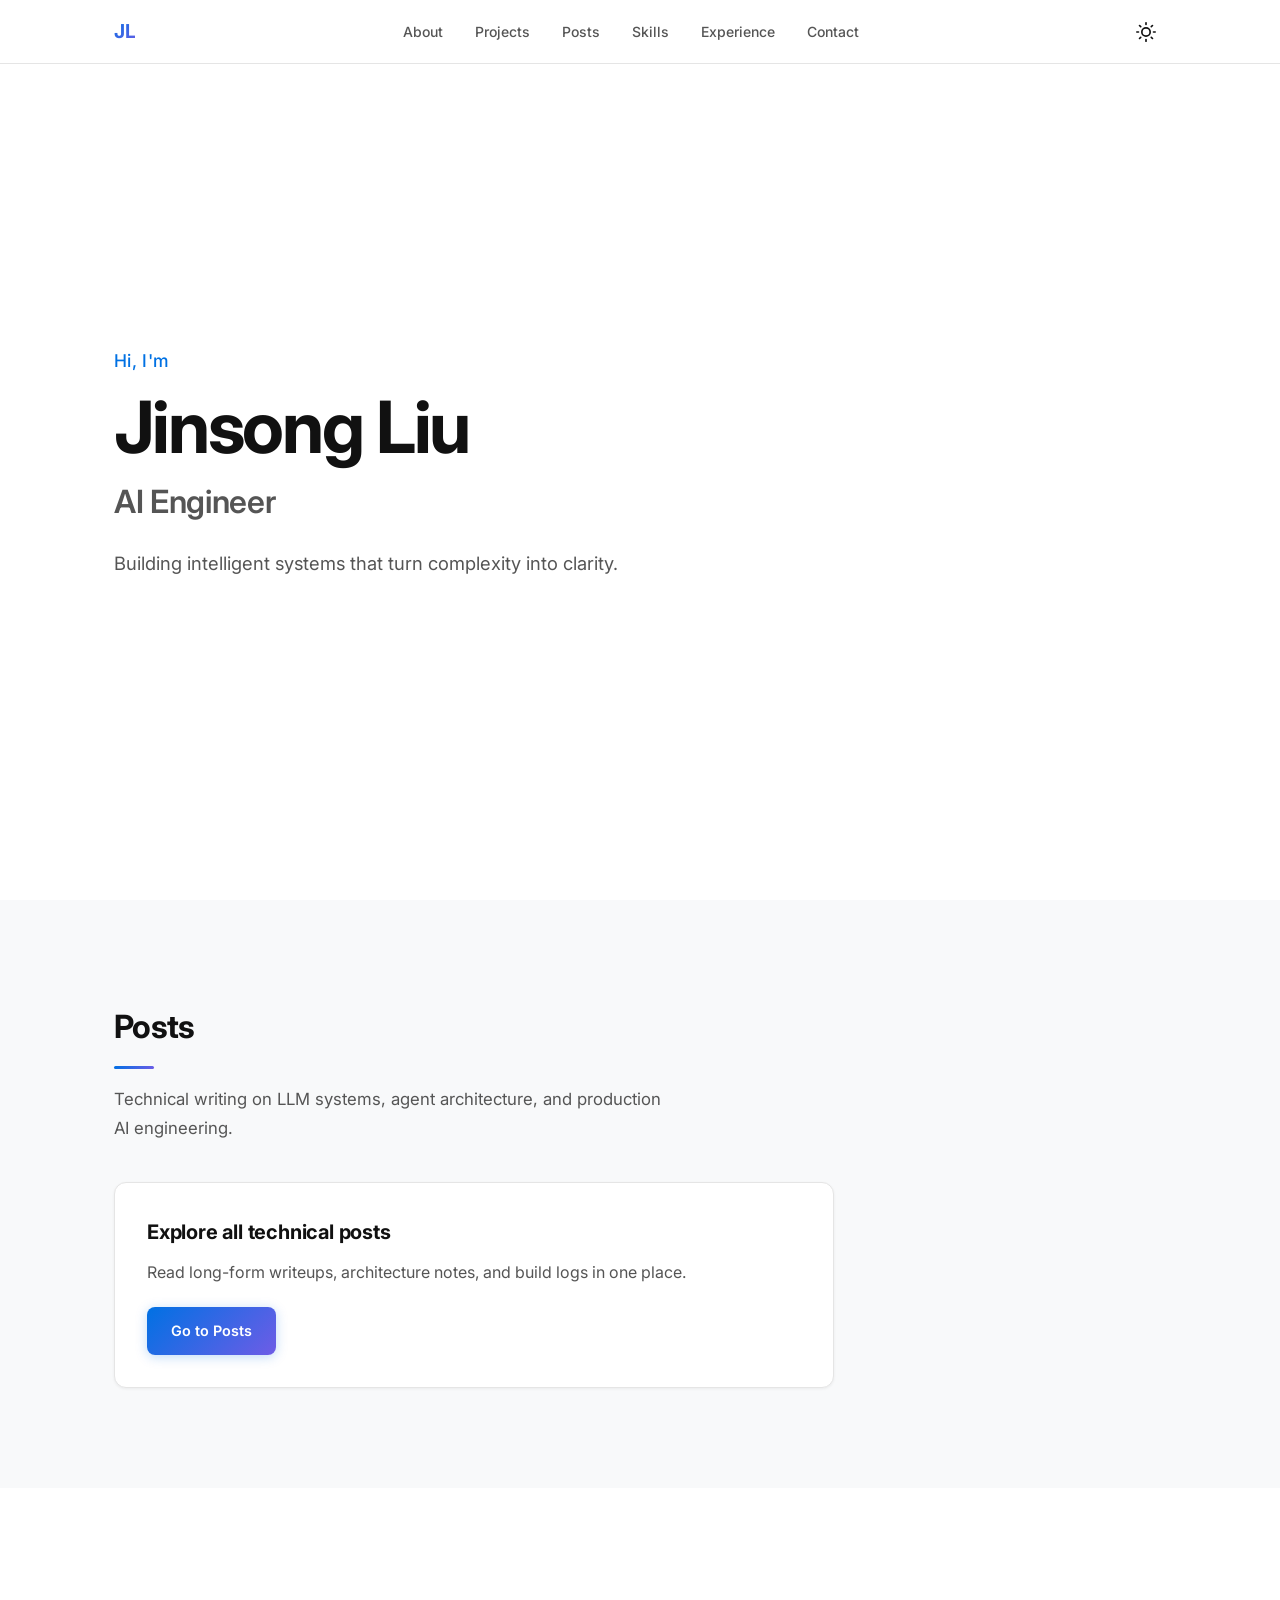
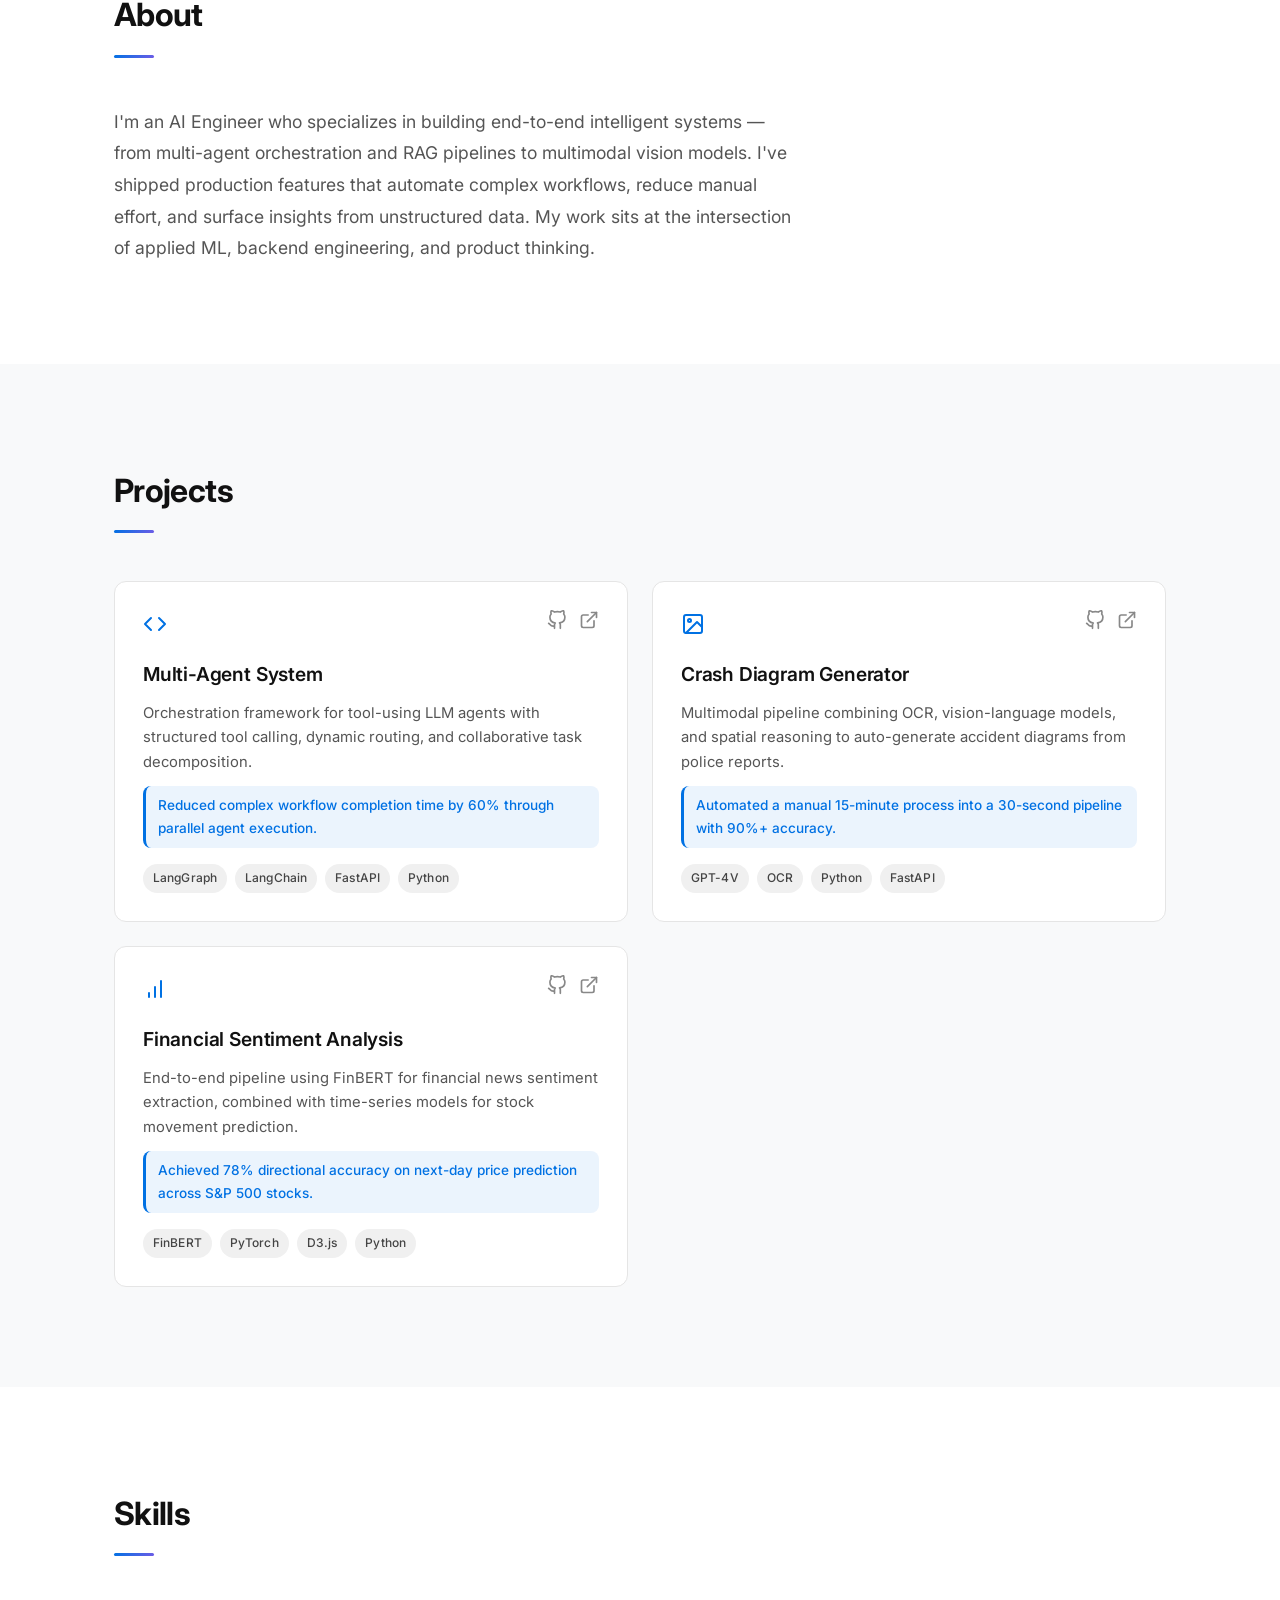
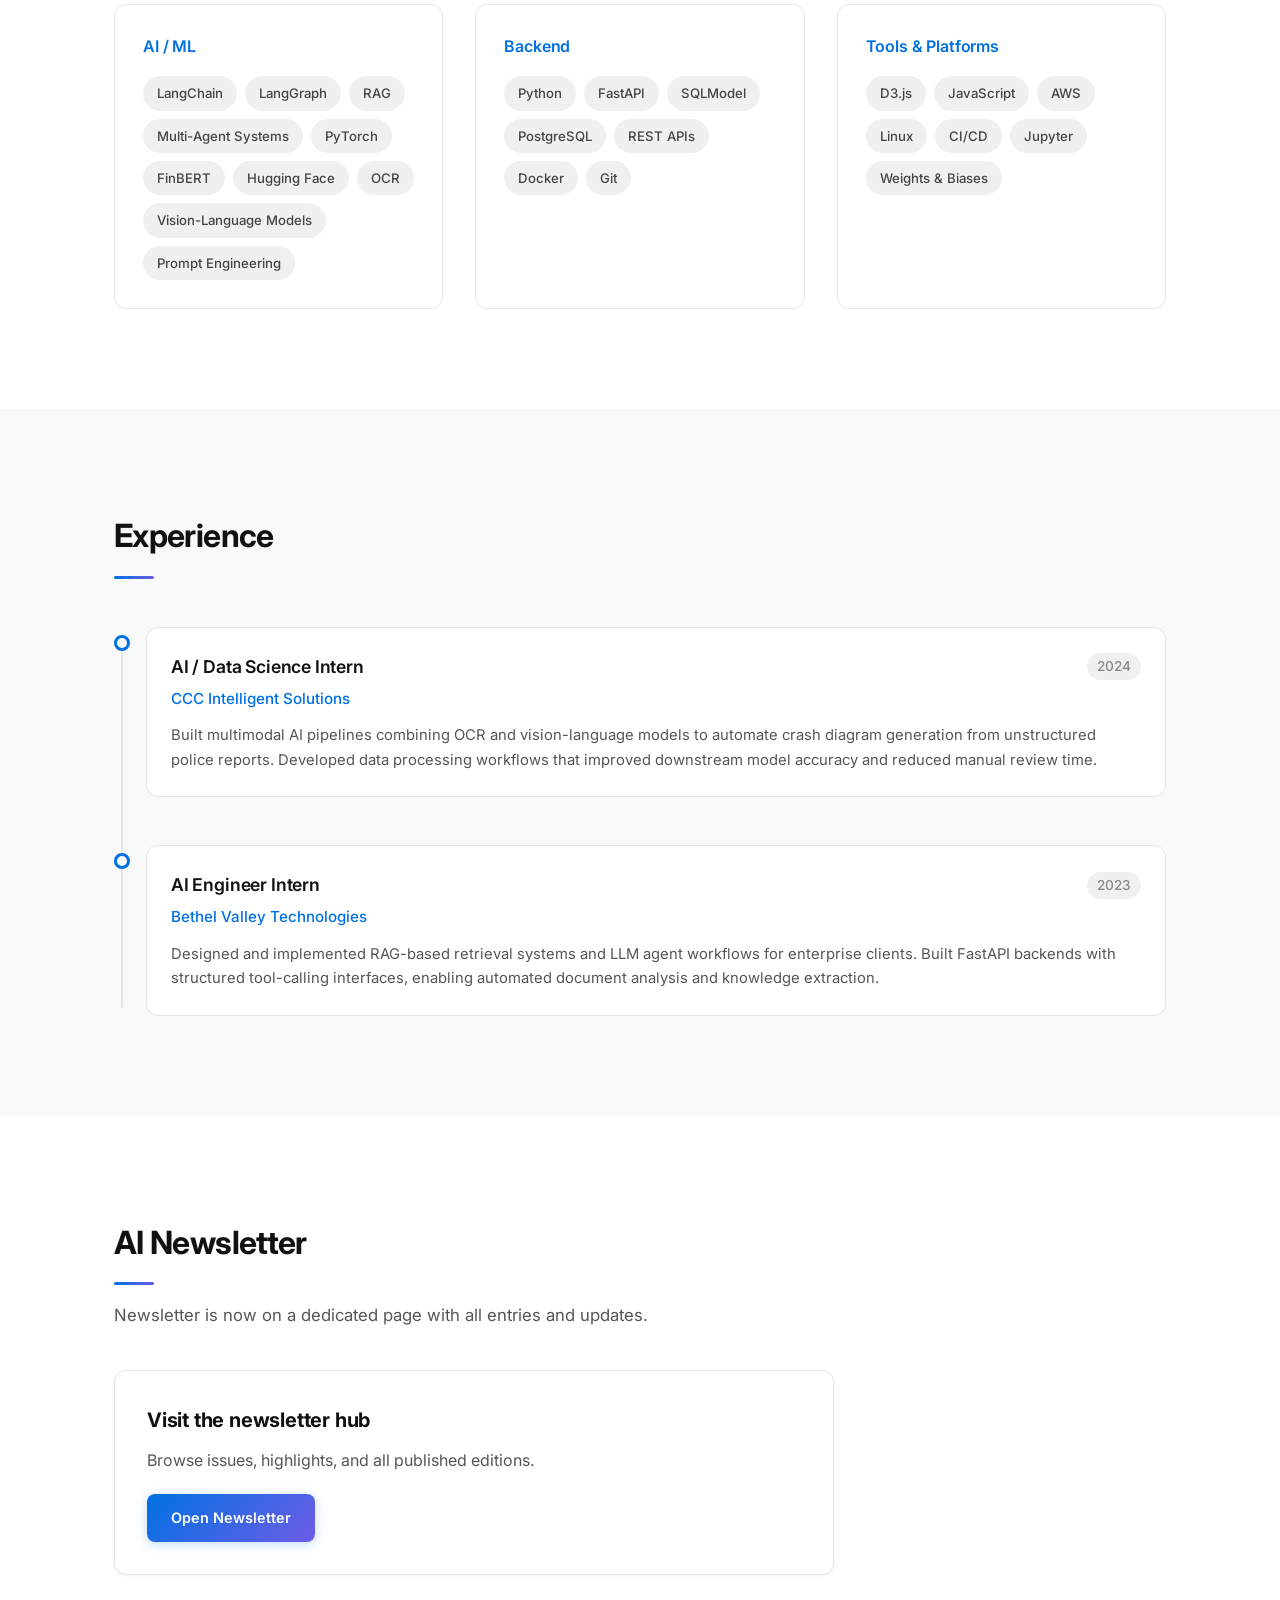
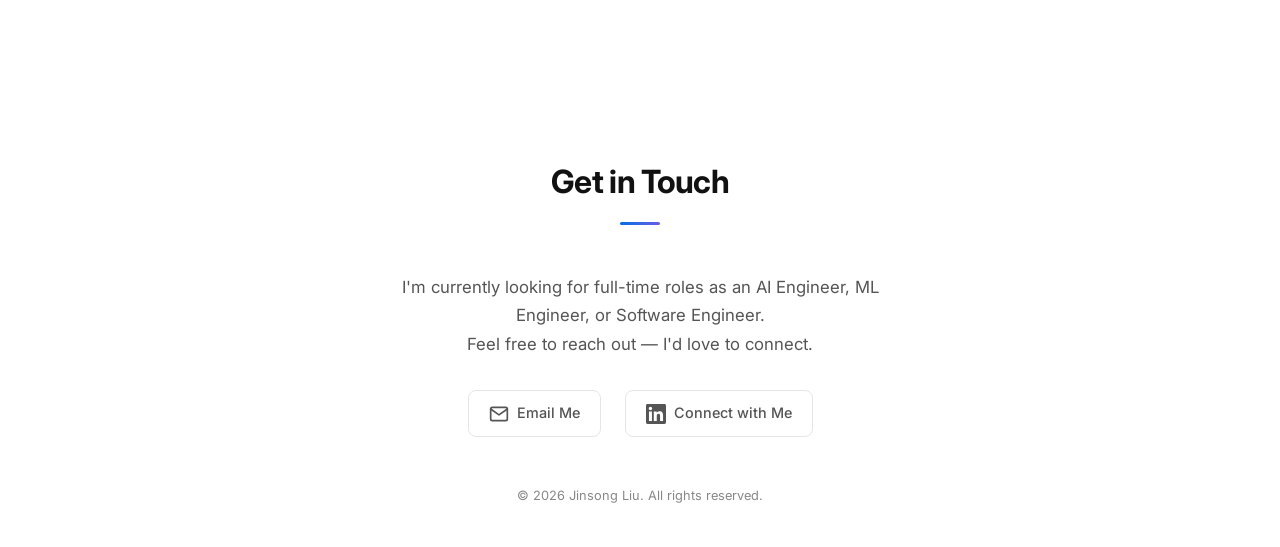
<file: index.html>
<!DOCTYPE html>
<html lang="en" data-theme="light">
<head>
  <meta charset="UTF-8">
  <meta name="viewport" content="width=device-width, initial-scale=1.0">
  <meta name="description" content="Ethan Liu — AI Engineer building intelligent systems with LLM agents, RAG pipelines, and multimodal AI.">
  <title>Ethan Liu — AI Engineer</title>
  <link rel="preconnect" href="https://fonts.googleapis.com">
  <link rel="preconnect" href="https://fonts.gstatic.com" crossorigin>
  <link href="https://fonts.googleapis.com/css2?family=Inter:wght@400;500;600;700&display=swap" rel="stylesheet">
  <link rel="stylesheet" href="style.css">
</head>
<body>

  <!-- ===== Navigation ===== -->
  <nav class="nav" id="nav">
    <div class="nav-inner container">
      <a href="#hero" class="nav-logo">JL</a>

      <ul class="nav-links" id="navLinks">
        <li><a href="#about" class="nav-link">About</a></li>
        <li><a href="#projects" class="nav-link">Projects</a></li>
        <li><a href="posts.html" class="nav-link">Posts</a></li>
        <li><a href="#skills" class="nav-link">Skills</a></li>
        <li><a href="#experience" class="nav-link">Experience</a></li>
        <li><a href="#contact" class="nav-link">Contact</a></li>
      </ul>

      <div class="nav-actions">
        <button class="theme-toggle" id="themeToggle" aria-label="Toggle dark mode">
          <svg class="icon-sun" xmlns="http://www.w3.org/2000/svg" width="20" height="20" viewBox="0 0 24 24" fill="none" stroke="currentColor" stroke-width="2" stroke-linecap="round" stroke-linejoin="round">
            <circle cx="12" cy="12" r="5"></circle>
            <line x1="12" y1="1" x2="12" y2="3"></line>
            <line x1="12" y1="21" x2="12" y2="23"></line>
            <line x1="4.22" y1="4.22" x2="5.64" y2="5.64"></line>
            <line x1="18.36" y1="18.36" x2="19.78" y2="19.78"></line>
            <line x1="1" y1="12" x2="3" y2="12"></line>
            <line x1="21" y1="12" x2="23" y2="12"></line>
            <line x1="4.22" y1="19.78" x2="5.64" y2="18.36"></line>
            <line x1="18.36" y1="5.64" x2="19.78" y2="4.22"></line>
          </svg>
          <svg class="icon-moon" xmlns="http://www.w3.org/2000/svg" width="20" height="20" viewBox="0 0 24 24" fill="none" stroke="currentColor" stroke-width="2" stroke-linecap="round" stroke-linejoin="round">
            <path d="M21 12.79A9 9 0 1 1 11.21 3 7 7 0 0 0 21 12.79z"></path>
          </svg>
        </button>

        <button class="nav-hamburger" id="navHamburger" aria-label="Toggle menu">
          <span></span>
          <span></span>
          <span></span>
        </button>
      </div>
    </div>
  </nav>

  <!-- ===== Hero Section ===== -->
  <section class="hero" id="hero">
    <div class="container hero-content">
      <p class="hero-greeting animate-on-scroll">Hi, I'm</p>
      <h1 class="hero-name animate-on-scroll">Jinsong Liu</h1>
      <h2 class="hero-title animate-on-scroll">AI Engineer</h2>
      <p class="hero-tagline animate-on-scroll">Building intelligent systems that turn complexity into clarity.</p>
    </div>
  </section>

  <!-- ===== Posts Section ===== -->
  <section class="section section-alt" id="posts">
    <div class="container">
      <h2 class="section-title animate-on-scroll">Posts</h2>
      <p class="newsletter-subtitle animate-on-scroll">
        Technical writing on LLM systems, agent architecture, and production AI engineering.
      </p>
      <div class="page-link-card animate-on-scroll">
        <h3>Explore all technical posts</h3>
        <p>Read long-form writeups, architecture notes, and build logs in one place.</p>
        <a href="posts.html#posts" class="btn btn-primary">Go to Posts</a>
      </div>
    </div>
  </section>

  <!-- ===== About Section ===== -->
  <section class="section" id="about">
    <div class="container">
      <h2 class="section-title animate-on-scroll">About</h2>
      <div class="about-content animate-on-scroll">
        <p>
          I'm an AI Engineer who specializes in building end-to-end intelligent systems — from multi-agent
          orchestration and RAG pipelines to multimodal vision models. I've shipped production features
          that automate complex workflows, reduce manual effort, and surface insights from unstructured data.
          My work sits at the intersection of applied ML, backend engineering, and product thinking.
        </p>
      </div>
    </div>
  </section>

  <!-- ===== Projects Section ===== -->
  <section class="section section-alt" id="projects">
    <div class="container">
      <h2 class="section-title animate-on-scroll">Projects</h2>
      <div class="projects-grid">

        <article class="project-card animate-on-scroll">
          <div class="project-card-header">
            <svg xmlns="http://www.w3.org/2000/svg" width="24" height="24" viewBox="0 0 24 24" fill="none" stroke="currentColor" stroke-width="2" stroke-linecap="round" stroke-linejoin="round"><polyline points="16 18 22 12 16 6"></polyline><polyline points="8 6 2 12 8 18"></polyline></svg>
            <div class="project-links">
              <a href="#" aria-label="GitHub" target="_blank" rel="noopener noreferrer">
                <svg xmlns="http://www.w3.org/2000/svg" width="20" height="20" viewBox="0 0 24 24" fill="none" stroke="currentColor" stroke-width="2" stroke-linecap="round" stroke-linejoin="round"><path d="M9 19c-5 1.5-5-2.5-7-3m14 6v-3.87a3.37 3.37 0 0 0-.94-2.61c3.14-.35 6.44-1.54 6.44-7A5.44 5.44 0 0 0 20 4.77 5.07 5.07 0 0 0 19.91 1S18.73.65 16 2.48a13.38 13.38 0 0 0-7 0C6.27.65 5.09 1 5.09 1A5.07 5.07 0 0 0 5 4.77a5.44 5.44 0 0 0-1.5 3.78c0 5.42 3.3 6.61 6.44 7A3.37 3.37 0 0 0 9 18.13V22"></path></svg>
              </a>
              <a href="#" aria-label="Demo" target="_blank" rel="noopener noreferrer">
                <svg xmlns="http://www.w3.org/2000/svg" width="20" height="20" viewBox="0 0 24 24" fill="none" stroke="currentColor" stroke-width="2" stroke-linecap="round" stroke-linejoin="round"><path d="M18 13v6a2 2 0 0 1-2 2H5a2 2 0 0 1-2-2V8a2 2 0 0 1 2-2h6"></path><polyline points="15 3 21 3 21 9"></polyline><line x1="10" y1="14" x2="21" y2="3"></line></svg>
              </a>
            </div>
          </div>
          <h3 class="project-title">Multi-Agent System</h3>
          <p class="project-desc">Orchestration framework for tool-using LLM agents with structured tool calling, dynamic routing, and collaborative task decomposition.</p>
          <p class="project-impact">Reduced complex workflow completion time by 60% through parallel agent execution.</p>
          <div class="project-tags">
            <span>LangGraph</span>
            <span>LangChain</span>
            <span>FastAPI</span>
            <span>Python</span>
          </div>
        </article>

        <article class="project-card animate-on-scroll">
          <div class="project-card-header">
            <svg xmlns="http://www.w3.org/2000/svg" width="24" height="24" viewBox="0 0 24 24" fill="none" stroke="currentColor" stroke-width="2" stroke-linecap="round" stroke-linejoin="round"><rect x="3" y="3" width="18" height="18" rx="2" ry="2"></rect><circle cx="8.5" cy="8.5" r="1.5"></circle><polyline points="21 15 16 10 5 21"></polyline></svg>
            <div class="project-links">
              <a href="#" aria-label="GitHub" target="_blank" rel="noopener noreferrer">
                <svg xmlns="http://www.w3.org/2000/svg" width="20" height="20" viewBox="0 0 24 24" fill="none" stroke="currentColor" stroke-width="2" stroke-linecap="round" stroke-linejoin="round"><path d="M9 19c-5 1.5-5-2.5-7-3m14 6v-3.87a3.37 3.37 0 0 0-.94-2.61c3.14-.35 6.44-1.54 6.44-7A5.44 5.44 0 0 0 20 4.77 5.07 5.07 0 0 0 19.91 1S18.73.65 16 2.48a13.38 13.38 0 0 0-7 0C6.27.65 5.09 1 5.09 1A5.07 5.07 0 0 0 5 4.77a5.44 5.44 0 0 0-1.5 3.78c0 5.42 3.3 6.61 6.44 7A3.37 3.37 0 0 0 9 18.13V22"></path></svg>
              </a>
              <a href="#" aria-label="Demo" target="_blank" rel="noopener noreferrer">
                <svg xmlns="http://www.w3.org/2000/svg" width="20" height="20" viewBox="0 0 24 24" fill="none" stroke="currentColor" stroke-width="2" stroke-linecap="round" stroke-linejoin="round"><path d="M18 13v6a2 2 0 0 1-2 2H5a2 2 0 0 1-2-2V8a2 2 0 0 1 2-2h6"></path><polyline points="15 3 21 3 21 9"></polyline><line x1="10" y1="14" x2="21" y2="3"></line></svg>
              </a>
            </div>
          </div>
          <h3 class="project-title">Crash Diagram Generator</h3>
          <p class="project-desc">Multimodal pipeline combining OCR, vision-language models, and spatial reasoning to auto-generate accident diagrams from police reports.</p>
          <p class="project-impact">Automated a manual 15-minute process into a 30-second pipeline with 90%+ accuracy.</p>
          <div class="project-tags">
            <span>GPT-4V</span>
            <span>OCR</span>
            <span>Python</span>
            <span>FastAPI</span>
          </div>
        </article>

        <article class="project-card animate-on-scroll">
          <div class="project-card-header">
            <svg xmlns="http://www.w3.org/2000/svg" width="24" height="24" viewBox="0 0 24 24" fill="none" stroke="currentColor" stroke-width="2" stroke-linecap="round" stroke-linejoin="round"><line x1="12" y1="20" x2="12" y2="10"></line><line x1="18" y1="20" x2="18" y2="4"></line><line x1="6" y1="20" x2="6" y2="16"></line></svg>
            <div class="project-links">
              <a href="#" aria-label="GitHub" target="_blank" rel="noopener noreferrer">
                <svg xmlns="http://www.w3.org/2000/svg" width="20" height="20" viewBox="0 0 24 24" fill="none" stroke="currentColor" stroke-width="2" stroke-linecap="round" stroke-linejoin="round"><path d="M9 19c-5 1.5-5-2.5-7-3m14 6v-3.87a3.37 3.37 0 0 0-.94-2.61c3.14-.35 6.44-1.54 6.44-7A5.44 5.44 0 0 0 20 4.77 5.07 5.07 0 0 0 19.91 1S18.73.65 16 2.48a13.38 13.38 0 0 0-7 0C6.27.65 5.09 1 5.09 1A5.07 5.07 0 0 0 5 4.77a5.44 5.44 0 0 0-1.5 3.78c0 5.42 3.3 6.61 6.44 7A3.37 3.37 0 0 0 9 18.13V22"></path></svg>
              </a>
              <a href="#" aria-label="Demo" target="_blank" rel="noopener noreferrer">
                <svg xmlns="http://www.w3.org/2000/svg" width="20" height="20" viewBox="0 0 24 24" fill="none" stroke="currentColor" stroke-width="2" stroke-linecap="round" stroke-linejoin="round"><path d="M18 13v6a2 2 0 0 1-2 2H5a2 2 0 0 1-2-2V8a2 2 0 0 1 2-2h6"></path><polyline points="15 3 21 3 21 9"></polyline><line x1="10" y1="14" x2="21" y2="3"></line></svg>
              </a>
            </div>
          </div>
          <h3 class="project-title">Financial Sentiment Analysis</h3>
          <p class="project-desc">End-to-end pipeline using FinBERT for financial news sentiment extraction, combined with time-series models for stock movement prediction.</p>
          <p class="project-impact">Achieved 78% directional accuracy on next-day price prediction across S&amp;P 500 stocks.</p>
          <div class="project-tags">
            <span>FinBERT</span>
            <span>PyTorch</span>
            <span>D3.js</span>
            <span>Python</span>
          </div>
        </article>

      </div>
    </div>
  </section>

  <!-- ===== Skills Section ===== -->
  <section class="section" id="skills">
    <div class="container">
      <h2 class="section-title animate-on-scroll">Skills</h2>
      <div class="skills-grid">

        <div class="skill-group animate-on-scroll">
          <h3 class="skill-group-title">AI / ML</h3>
          <div class="skill-tags">
            <span>LangChain</span>
            <span>LangGraph</span>
            <span>RAG</span>
            <span>Multi-Agent Systems</span>
            <span>PyTorch</span>
            <span>FinBERT</span>
            <span>Hugging Face</span>
            <span>OCR</span>
            <span>Vision-Language Models</span>
            <span>Prompt Engineering</span>
          </div>
        </div>

        <div class="skill-group animate-on-scroll">
          <h3 class="skill-group-title">Backend</h3>
          <div class="skill-tags">
            <span>Python</span>
            <span>FastAPI</span>
            <span>SQLModel</span>
            <span>PostgreSQL</span>
            <span>REST APIs</span>
            <span>Docker</span>
            <span>Git</span>
          </div>
        </div>

        <div class="skill-group animate-on-scroll">
          <h3 class="skill-group-title">Tools &amp; Platforms</h3>
          <div class="skill-tags">
            <span>D3.js</span>
            <span>JavaScript</span>
            <span>AWS</span>
            <span>Linux</span>
            <span>CI/CD</span>
            <span>Jupyter</span>
            <span>Weights &amp; Biases</span>
          </div>
        </div>

      </div>
    </div>
  </section>

  <!-- ===== Experience Section ===== -->
  <section class="section section-alt" id="experience">
    <div class="container">
      <h2 class="section-title animate-on-scroll">Experience</h2>
      <div class="timeline">

        <div class="timeline-item animate-on-scroll">
          <div class="timeline-marker"></div>
          <div class="timeline-content">
            <div class="timeline-header">
              <h3>AI / Data Science Intern</h3>
              <span class="timeline-date">2024</span>
            </div>
            <p class="timeline-company">CCC Intelligent Solutions</p>
            <p class="timeline-desc">
              Built multimodal AI pipelines combining OCR and vision-language models to automate crash
              diagram generation from unstructured police reports. Developed data processing workflows
              that improved downstream model accuracy and reduced manual review time.
            </p>
          </div>
        </div>

        <div class="timeline-item animate-on-scroll">
          <div class="timeline-marker"></div>
          <div class="timeline-content">
            <div class="timeline-header">
              <h3>AI Engineer Intern</h3>
              <span class="timeline-date">2023</span>
            </div>
            <p class="timeline-company">Bethel Valley Technologies</p>
            <p class="timeline-desc">
              Designed and implemented RAG-based retrieval systems and LLM agent workflows
              for enterprise clients. Built FastAPI backends with structured tool-calling
              interfaces, enabling automated document analysis and knowledge extraction.
            </p>
          </div>
        </div>

      </div>
    </div>
  </section>

  <!-- ===== Newsletter Section ===== -->
  <section class="section" id="newsletter">
    <div class="container">
      <h2 class="section-title animate-on-scroll">AI Newsletter</h2>
      <p class="newsletter-subtitle animate-on-scroll">
        Newsletter is now on a dedicated page with all entries and updates.
      </p>
      <div class="page-link-card animate-on-scroll">
        <h3>Visit the newsletter hub</h3>
        <p>Browse issues, highlights, and all published editions.</p>
        <a href="posts.html#newsletter" class="btn btn-primary">Open Newsletter</a>
      </div>
    </div>
  </section>

  <!-- ===== Footer / Contact ===== -->
  <footer class="footer" id="contact">
    <div class="container">
      <h2 class="section-title animate-on-scroll">Get in Touch</h2>
      <p class="footer-text animate-on-scroll">
        I'm currently looking for full-time roles as an AI Engineer, ML Engineer, or Software Engineer.
        <br>Feel free to reach out — I'd love to connect.
      </p>
      <div class="footer-links animate-on-scroll">
        <a href="mailto:jl6850@columbia.edu" class="footer-link">
          <svg xmlns="http://www.w3.org/2000/svg" width="20" height="20" viewBox="0 0 24 24" fill="none" stroke="currentColor" stroke-width="2" stroke-linecap="round" stroke-linejoin="round"><path d="M4 4h16c1.1 0 2 .9 2 2v12c0 1.1-.9 2-2 2H4c-1.1 0-2-.9-2-2V6c0-1.1.9-2 2-2z"></path><polyline points="22,6 12,13 2,6"></polyline></svg>
          Email Me
        </a>
        <a href="https://www.linkedin.com/in/jin-song-liu/" class="footer-link" target="_blank" rel="noopener noreferrer">
          <svg xmlns="http://www.w3.org/2000/svg" width="20" height="20" viewBox="0 0 24 24" fill="currentColor"><path d="M20.447 20.452h-3.554v-5.569c0-1.328-.027-3.037-1.852-3.037-1.853 0-2.136 1.445-2.136 2.939v5.667H9.351V9h3.414v1.561h.046c.477-.9 1.637-1.85 3.37-1.85 3.601 0 4.267 2.37 4.267 5.455v6.286zM5.337 7.433c-1.144 0-2.063-.926-2.063-2.065 0-1.138.92-2.063 2.063-2.063 1.14 0 2.064.925 2.064 2.063 0 1.139-.925 2.065-2.064 2.065zm1.782 13.019H3.555V9h3.564v11.452zM22.225 0H1.771C.792 0 0 .774 0 1.729v20.542C0 23.227.792 24 1.771 24h20.451C23.2 24 24 23.227 24 22.271V1.729C24 .774 23.2 0 22.222 0h.003z"/></svg>
          Connect with Me
        </a>
      </div>
      <p class="footer-copy">&copy; 2026 Jinsong Liu. All rights reserved.</p>
    </div>
  </footer>

  <script src="script.js"></script>
</body>
</html>
</file>
<file: style.css>
/* ============================================================
   CSS Custom Properties — Light & Dark theme tokens
   ============================================================ */
:root {
  /* Light theme */
  --bg-primary: #ffffff;
  --bg-secondary: #f8f9fa;
  --bg-card: #ffffff;
  --text-primary: #111111;
  --text-secondary: #555555;
  --text-tertiary: #888888;
  --border: #e5e5e5;
  --border-hover: #cccccc;
  --accent: #0071e3;
  --accent-hover: #0060c0;
  --accent-gradient: linear-gradient(135deg, #0071e3, #6e5ce6);
  --tag-bg: #f0f0f0;
  --tag-text: #444444;
  --shadow-sm: 0 1px 3px rgba(0, 0, 0, 0.06);
  --shadow-md: 0 4px 16px rgba(0, 0, 0, 0.08);
  --shadow-lg: 0 8px 32px rgba(0, 0, 0, 0.1);
  --nav-bg: rgba(255, 255, 255, 0.82);
  --code-bg: #f5f5f5;
  --card-glow: rgba(0, 113, 227, 0.08);

  /* Typography */
  --font-sans: 'Inter', -apple-system, BlinkMacSystemFont, 'Segoe UI', Roboto, sans-serif;
  --font-mono: 'SF Mono', 'Fira Code', 'Fira Mono', 'Roboto Mono', monospace;

  /* Sizing */
  --max-width: 1100px;
  --nav-height: 64px;
  --radius: 12px;
  --radius-sm: 8px;
}

[data-theme="dark"] {
  --bg-primary: #0a0a0a;
  --bg-secondary: #111111;
  --bg-card: #161616;
  --text-primary: #f0f0f0;
  --text-secondary: #a0a0a0;
  --text-tertiary: #666666;
  --border: #222222;
  --border-hover: #333333;
  --accent: #4d9ff7;
  --accent-hover: #6cb3ff;
  --accent-gradient: linear-gradient(135deg, #4d9ff7, #9b8aff);
  --tag-bg: #1e1e1e;
  --tag-text: #b0b0b0;
  --shadow-sm: 0 1px 3px rgba(0, 0, 0, 0.2);
  --shadow-md: 0 4px 16px rgba(0, 0, 0, 0.3);
  --shadow-lg: 0 8px 32px rgba(0, 0, 0, 0.4);
  --nav-bg: rgba(10, 10, 10, 0.82);
  --code-bg: #1a1a1a;
  --card-glow: rgba(77, 159, 247, 0.06);
}

/* ============================================================
   Reset & Base
   ============================================================ */
*,
*::before,
*::after {
  margin: 0;
  padding: 0;
  box-sizing: border-box;
}

html {
  scroll-behavior: smooth;
  -webkit-text-size-adjust: 100%;
}

body {
  font-family: var(--font-sans);
  font-size: 16px;
  line-height: 1.7;
  color: var(--text-primary);
  background-color: var(--bg-primary);
  -webkit-font-smoothing: antialiased;
  -moz-osx-font-smoothing: grayscale;
  transition: background-color 0.3s ease, color 0.3s ease;
}

a {
  color: inherit;
  text-decoration: none;
}

img {
  max-width: 100%;
  display: block;
}

ul {
  list-style: none;
}

button {
  cursor: pointer;
  border: none;
  background: none;
  font: inherit;
  color: inherit;
}

/* ============================================================
   Container
   ============================================================ */
.container {
  width: 100%;
  max-width: var(--max-width);
  margin: 0 auto;
  padding: 0 24px;
}

/* ============================================================
   Navigation
   ============================================================ */
.nav {
  position: fixed;
  top: 0;
  left: 0;
  right: 0;
  height: var(--nav-height);
  background: var(--nav-bg);
  backdrop-filter: blur(20px);
  -webkit-backdrop-filter: blur(20px);
  border-bottom: 1px solid var(--border);
  z-index: 1000;
  transition: background-color 0.3s ease, border-color 0.3s ease;
}

.nav-inner {
  display: flex;
  align-items: center;
  justify-content: space-between;
  height: 100%;
}

.nav-logo {
  font-size: 1.2rem;
  font-weight: 700;
  letter-spacing: -0.02em;
  background: var(--accent-gradient);
  -webkit-background-clip: text;
  -webkit-text-fill-color: transparent;
  background-clip: text;
}

.nav-links {
  display: flex;
  gap: 32px;
}

.nav-link {
  font-size: 0.875rem;
  font-weight: 500;
  color: var(--text-secondary);
  transition: color 0.2s ease;
  position: relative;
}

.nav-link::after {
  content: '';
  position: absolute;
  bottom: -4px;
  left: 0;
  width: 0;
  height: 2px;
  background: var(--accent-gradient);
  border-radius: 1px;
  transition: width 0.3s ease;
}

.nav-link:hover,
.nav-link.active {
  color: var(--text-primary);
}

.nav-link:hover::after,
.nav-link.active::after {
  width: 100%;
}

.nav-actions {
  display: flex;
  align-items: center;
  gap: 8px;
}

/* Theme toggle */
.theme-toggle {
  width: 40px;
  height: 40px;
  border-radius: 50%;
  display: flex;
  align-items: center;
  justify-content: center;
  transition: background-color 0.2s ease;
}

.theme-toggle:hover {
  background-color: var(--tag-bg);
}

.icon-moon {
  display: none;
}

[data-theme="dark"] .icon-sun {
  display: none;
}

[data-theme="dark"] .icon-moon {
  display: block;
}

/* Hamburger menu */
.nav-hamburger {
  display: none;
  flex-direction: column;
  justify-content: center;
  gap: 5px;
  width: 40px;
  height: 40px;
  border-radius: 8px;
  padding: 8px;
  transition: background-color 0.2s ease;
}

.nav-hamburger:hover {
  background-color: var(--tag-bg);
}

.nav-hamburger span {
  display: block;
  width: 100%;
  height: 2px;
  background-color: var(--text-primary);
  border-radius: 1px;
  transition: transform 0.3s ease, opacity 0.3s ease;
}

.nav-hamburger.active span:nth-child(1) {
  transform: translateY(7px) rotate(45deg);
}

.nav-hamburger.active span:nth-child(2) {
  opacity: 0;
}

.nav-hamburger.active span:nth-child(3) {
  transform: translateY(-7px) rotate(-45deg);
}

/* ============================================================
   Hero
   ============================================================ */
.hero {
  min-height: 100vh;
  display: flex;
  align-items: center;
  padding-top: var(--nav-height);
}

.page-hero {
  min-height: 48vh;
  display: flex;
  align-items: center;
  padding-top: var(--nav-height);
}

.hero-content {
  padding: 80px 24px;
}

.page-hero-content {
  padding: 56px 24px 40px;
}

.hero-greeting {
  font-size: 1.1rem;
  font-weight: 500;
  color: var(--accent);
  margin-bottom: 12px;
  letter-spacing: 0.02em;
}

.hero-name {
  font-size: clamp(2.8rem, 6vw, 4.5rem);
  font-weight: 700;
  letter-spacing: -0.03em;
  line-height: 1.1;
  margin-bottom: 8px;
}

.hero-title {
  font-size: clamp(1.4rem, 3vw, 2rem);
  font-weight: 600;
  color: var(--text-secondary);
  letter-spacing: -0.01em;
  margin-bottom: 20px;
}

.hero-tagline {
  font-size: 1.15rem;
  color: var(--text-secondary);
  max-width: 520px;
  margin-bottom: 40px;
  line-height: 1.6;
}

.hero-cta {
  display: flex;
  flex-wrap: wrap;
  gap: 12px;
}

/* ============================================================
   Buttons
   ============================================================ */
.btn {
  display: inline-flex;
  align-items: center;
  gap: 8px;
  padding: 12px 24px;
  font-size: 0.9rem;
  font-weight: 600;
  border-radius: var(--radius-sm);
  transition: all 0.25s ease;
}

.btn-primary {
  background: var(--accent-gradient);
  color: #ffffff;
  box-shadow: 0 2px 12px rgba(0, 113, 227, 0.25);
}

.btn-primary:hover {
  transform: translateY(-2px);
  box-shadow: 0 4px 20px rgba(0, 113, 227, 0.35);
}

.btn-secondary {
  background: var(--bg-card);
  color: var(--text-primary);
  border: 1px solid var(--border);
}

.btn-secondary:hover {
  border-color: var(--border-hover);
  transform: translateY(-2px);
  box-shadow: var(--shadow-md);
}

/* ============================================================
   Sections
   ============================================================ */
.section {
  padding: 100px 0;
}

.section-alt {
  background-color: var(--bg-secondary);
}

.section-title {
  font-size: 2rem;
  font-weight: 700;
  letter-spacing: -0.02em;
  margin-bottom: 48px;
  position: relative;
}

.section-title::after {
  content: '';
  display: block;
  width: 40px;
  height: 3px;
  background: var(--accent-gradient);
  border-radius: 2px;
  margin-top: 12px;
}

/* ============================================================
   About
   ============================================================ */
.about-content {
  max-width: 680px;
}

.about-content p {
  font-size: 1.1rem;
  color: var(--text-secondary);
  line-height: 1.8;
}

/* ============================================================
   Projects
   ============================================================ */
.projects-grid {
  display: grid;
  grid-template-columns: repeat(auto-fill, minmax(340px, 1fr));
  gap: 24px;
}

.project-card {
  background: var(--bg-card);
  border: 1px solid var(--border);
  border-radius: var(--radius);
  padding: 28px;
  display: flex;
  flex-direction: column;
  transition: all 0.3s ease;
}

.project-card:hover {
  transform: translateY(-4px);
  box-shadow: var(--shadow-lg);
  border-color: var(--border-hover);
  background: var(--card-glow);
}

[data-theme="dark"] .project-card:hover {
  border-color: #333;
  background: var(--card-glow);
}

.project-card-header {
  display: flex;
  justify-content: space-between;
  align-items: center;
  margin-bottom: 20px;
  color: var(--accent);
}

.project-links {
  display: flex;
  gap: 12px;
}

.project-links a {
  color: var(--text-tertiary);
  transition: color 0.2s ease, transform 0.2s ease;
}

.project-links a:hover {
  color: var(--accent);
  transform: translateY(-2px);
}

.project-title {
  font-size: 1.2rem;
  font-weight: 600;
  margin-bottom: 10px;
  letter-spacing: -0.01em;
}

.project-desc {
  font-size: 0.925rem;
  color: var(--text-secondary);
  line-height: 1.65;
  margin-bottom: 12px;
  flex-grow: 1;
}

.project-impact {
  font-size: 0.85rem;
  color: var(--accent);
  font-weight: 500;
  margin-bottom: 16px;
  padding: 8px 12px;
  background: var(--card-glow);
  border-radius: var(--radius-sm);
  border-left: 3px solid var(--accent);
}

.project-tags {
  display: flex;
  flex-wrap: wrap;
  gap: 8px;
}

.project-tags span {
  font-size: 0.75rem;
  font-weight: 500;
  padding: 4px 10px;
  background: var(--tag-bg);
  color: var(--tag-text);
  border-radius: 20px;
  letter-spacing: 0.01em;
}

/* ============================================================
   Skills
   ============================================================ */
.skills-grid {
  display: grid;
  grid-template-columns: repeat(3, 1fr);
  gap: 32px;
}

.skill-group {
  background: var(--bg-card);
  border: 1px solid var(--border);
  border-radius: var(--radius);
  padding: 28px;
  transition: border-color 0.3s ease;
}

.skill-group:hover {
  border-color: var(--border-hover);
}

.skill-group-title {
  font-size: 1rem;
  font-weight: 600;
  margin-bottom: 16px;
  color: var(--accent);
  letter-spacing: -0.01em;
}

.skill-tags {
  display: flex;
  flex-wrap: wrap;
  gap: 8px;
}

.skill-tags span {
  font-size: 0.825rem;
  font-weight: 500;
  padding: 6px 14px;
  background: var(--tag-bg);
  color: var(--tag-text);
  border-radius: 20px;
  transition: all 0.2s ease;
}

.skill-tags span:hover {
  background: var(--accent);
  color: #ffffff;
  transform: translateY(-1px);
}

/* ============================================================
   Experience (Timeline)
   ============================================================ */
.timeline {
  position: relative;
  padding-left: 32px;
}

.timeline::before {
  content: '';
  position: absolute;
  left: 7px;
  top: 8px;
  bottom: 8px;
  width: 2px;
  background: var(--border);
  border-radius: 1px;
}

.timeline-item {
  position: relative;
  padding-bottom: 48px;
}

.timeline-item:last-child {
  padding-bottom: 0;
}

.timeline-marker {
  position: absolute;
  left: -32px;
  top: 8px;
  width: 16px;
  height: 16px;
  border-radius: 50%;
  background: var(--bg-primary);
  border: 3px solid var(--accent);
  z-index: 1;
  transition: background-color 0.3s ease;
}

.timeline-item:hover .timeline-marker {
  background: var(--accent);
}

.timeline-content {
  background: var(--bg-card);
  border: 1px solid var(--border);
  border-radius: var(--radius);
  padding: 24px;
  transition: all 0.3s ease;
}

.timeline-content:hover {
  border-color: var(--border-hover);
  box-shadow: var(--shadow-md);
}

.timeline-header {
  display: flex;
  justify-content: space-between;
  align-items: center;
  margin-bottom: 4px;
  flex-wrap: wrap;
  gap: 8px;
}

.timeline-header h3 {
  font-size: 1.1rem;
  font-weight: 600;
  letter-spacing: -0.01em;
}

.timeline-date {
  font-size: 0.85rem;
  font-weight: 500;
  color: var(--text-tertiary);
  background: var(--tag-bg);
  padding: 2px 10px;
  border-radius: 20px;
}

.timeline-company {
  font-size: 0.95rem;
  font-weight: 500;
  color: var(--accent);
  margin-bottom: 12px;
}

.timeline-desc {
  font-size: 0.925rem;
  color: var(--text-secondary);
  line-height: 1.65;
}

/* ============================================================
   Footer
   ============================================================ */
.footer {
  padding: 80px 0 40px;
  text-align: center;
  background-color: var(--bg-primary);
}

.footer .section-title {
  display: inline-block;
}

.footer .section-title::after {
  margin-left: auto;
  margin-right: auto;
}

.footer-text {
  font-size: 1.05rem;
  color: var(--text-secondary);
  max-width: 500px;
  margin: 0 auto 32px;
  line-height: 1.7;
}

.footer-links {
  display: flex;
  justify-content: center;
  flex-wrap: wrap;
  gap: 24px;
  margin-bottom: 48px;
}

.footer-link {
  display: inline-flex;
  align-items: center;
  gap: 8px;
  font-size: 0.9rem;
  font-weight: 500;
  color: var(--text-secondary);
  padding: 10px 20px;
  border: 1px solid var(--border);
  border-radius: var(--radius-sm);
  transition: all 0.25s ease;
}

.footer-link:hover {
  color: var(--accent);
  border-color: var(--accent);
  transform: translateY(-2px);
  box-shadow: var(--shadow-sm);
}

.footer-copy {
  font-size: 0.8rem;
  color: var(--text-tertiary);
}

/* ============================================================
   Newsletter
   ============================================================ */
.newsletter-subtitle {
  font-size: 1.05rem;
  color: var(--text-secondary);
  margin-top: -32px;
  margin-bottom: 40px;
  max-width: 560px;
}

.newsletter-grid {
  display: grid;
  grid-template-columns: repeat(auto-fill, minmax(340px, 1fr));
  gap: 24px;
}

.newsletter-empty {
  color: var(--text-tertiary);
  font-size: 0.95rem;
  grid-column: 1 / -1;
}

.newsletter-card {
  background: var(--bg-card);
  border: 1px solid var(--border);
  border-radius: var(--radius);
  padding: 24px 28px;
  display: flex;
  flex-direction: column;
  transition: all 0.3s ease;
  text-decoration: none;
  color: inherit;
}

.newsletter-card:hover {
  transform: translateY(-4px);
  box-shadow: var(--shadow-lg);
  border-color: var(--border-hover);
}

.newsletter-card-date {
  font-size: 0.8rem;
  font-weight: 500;
  color: var(--text-tertiary);
  margin-bottom: 10px;
  letter-spacing: 0.01em;
}

.newsletter-card-title {
  font-size: 1.15rem;
  font-weight: 600;
  letter-spacing: -0.01em;
  margin-bottom: 10px;
  line-height: 1.35;
}

.newsletter-card-summary {
  font-size: 0.9rem;
  color: var(--text-secondary);
  line-height: 1.6;
  margin-bottom: 16px;
  flex-grow: 1;
}

.newsletter-card-tags {
  display: flex;
  flex-wrap: wrap;
  gap: 6px;
}

.newsletter-card-tags span {
  font-size: 0.72rem;
  font-weight: 500;
  padding: 3px 9px;
  background: var(--tag-bg);
  color: var(--tag-text);
  border-radius: 20px;
}

.page-link-card {
  max-width: 720px;
  background: var(--bg-card);
  border: 1px solid var(--border);
  border-radius: var(--radius);
  padding: 32px;
  box-shadow: var(--shadow-sm);
}

.page-link-card h3 {
  font-size: 1.25rem;
  margin-bottom: 10px;
  letter-spacing: -0.01em;
}

.page-link-card p {
  color: var(--text-secondary);
  margin-bottom: 20px;
}

/* ============================================================
   Scroll Animations
   ============================================================ */
.animate-on-scroll {
  opacity: 0;
  transform: translateY(24px);
  transition: opacity 0.6s ease, transform 0.6s ease;
}

.animate-on-scroll.visible {
  opacity: 1;
  transform: translateY(0);
}

/* Stagger children inside grids */
.projects-grid .animate-on-scroll:nth-child(2) {
  transition-delay: 0.1s;
}

.projects-grid .animate-on-scroll:nth-child(3) {
  transition-delay: 0.2s;
}

.skills-grid .animate-on-scroll:nth-child(2) {
  transition-delay: 0.1s;
}

.skills-grid .animate-on-scroll:nth-child(3) {
  transition-delay: 0.2s;
}

/* ============================================================
   Responsive — Tablet & Mobile
   ============================================================ */
@media (max-width: 900px) {
  .skills-grid {
    grid-template-columns: 1fr;
  }
}

@media (max-width: 768px) {
  .nav-links {
    position: fixed;
    top: var(--nav-height);
    left: 0;
    right: 0;
    background: var(--nav-bg);
    backdrop-filter: blur(20px);
    -webkit-backdrop-filter: blur(20px);
    border-bottom: 1px solid var(--border);
    flex-direction: column;
    align-items: center;
    gap: 0;
    padding: 16px 0;
    transform: translateY(-120%);
    opacity: 0;
    transition: transform 0.35s ease, opacity 0.35s ease;
    pointer-events: none;
  }

  .nav-links.open {
    transform: translateY(0);
    opacity: 1;
    pointer-events: all;
  }

  .nav-links li {
    width: 100%;
    text-align: center;
  }

  .nav-link {
    display: block;
    padding: 12px 24px;
    font-size: 1rem;
  }

  .nav-link::after {
    display: none;
  }

  .nav-hamburger {
    display: flex;
  }

  .hero-content {
    padding: 60px 24px;
  }

  .hero-name {
    font-size: clamp(2.2rem, 8vw, 3.2rem);
  }

  .section {
    padding: 72px 0;
  }

  .section-title {
    font-size: 1.6rem;
    margin-bottom: 36px;
  }

  .projects-grid,
  .newsletter-grid {
    grid-template-columns: 1fr;
  }

  .timeline {
    padding-left: 28px;
  }

  .timeline-marker {
    left: -28px;
    width: 14px;
    height: 14px;
  }

  .timeline-header {
    flex-direction: column;
    align-items: flex-start;
  }

  .footer-links {
    flex-direction: column;
    align-items: center;
  }
}

@media (max-width: 480px) {
  .container {
    padding: 0 16px;
  }

  .hero-cta {
    flex-direction: column;
  }

  .hero-cta .btn {
    justify-content: center;
  }

  .project-card {
    padding: 22px;
  }
}

/* ============================================================
   Accessibility — reduce motion for users who prefer it
   ============================================================ */
@media (prefers-reduced-motion: reduce) {
  html {
    scroll-behavior: auto;
  }

  .animate-on-scroll {
    opacity: 1;
    transform: none;
    transition: none;
  }

  *,
  *::before,
  *::after {
    transition-duration: 0.01ms !important;
    animation-duration: 0.01ms !important;
  }
}
</file>
